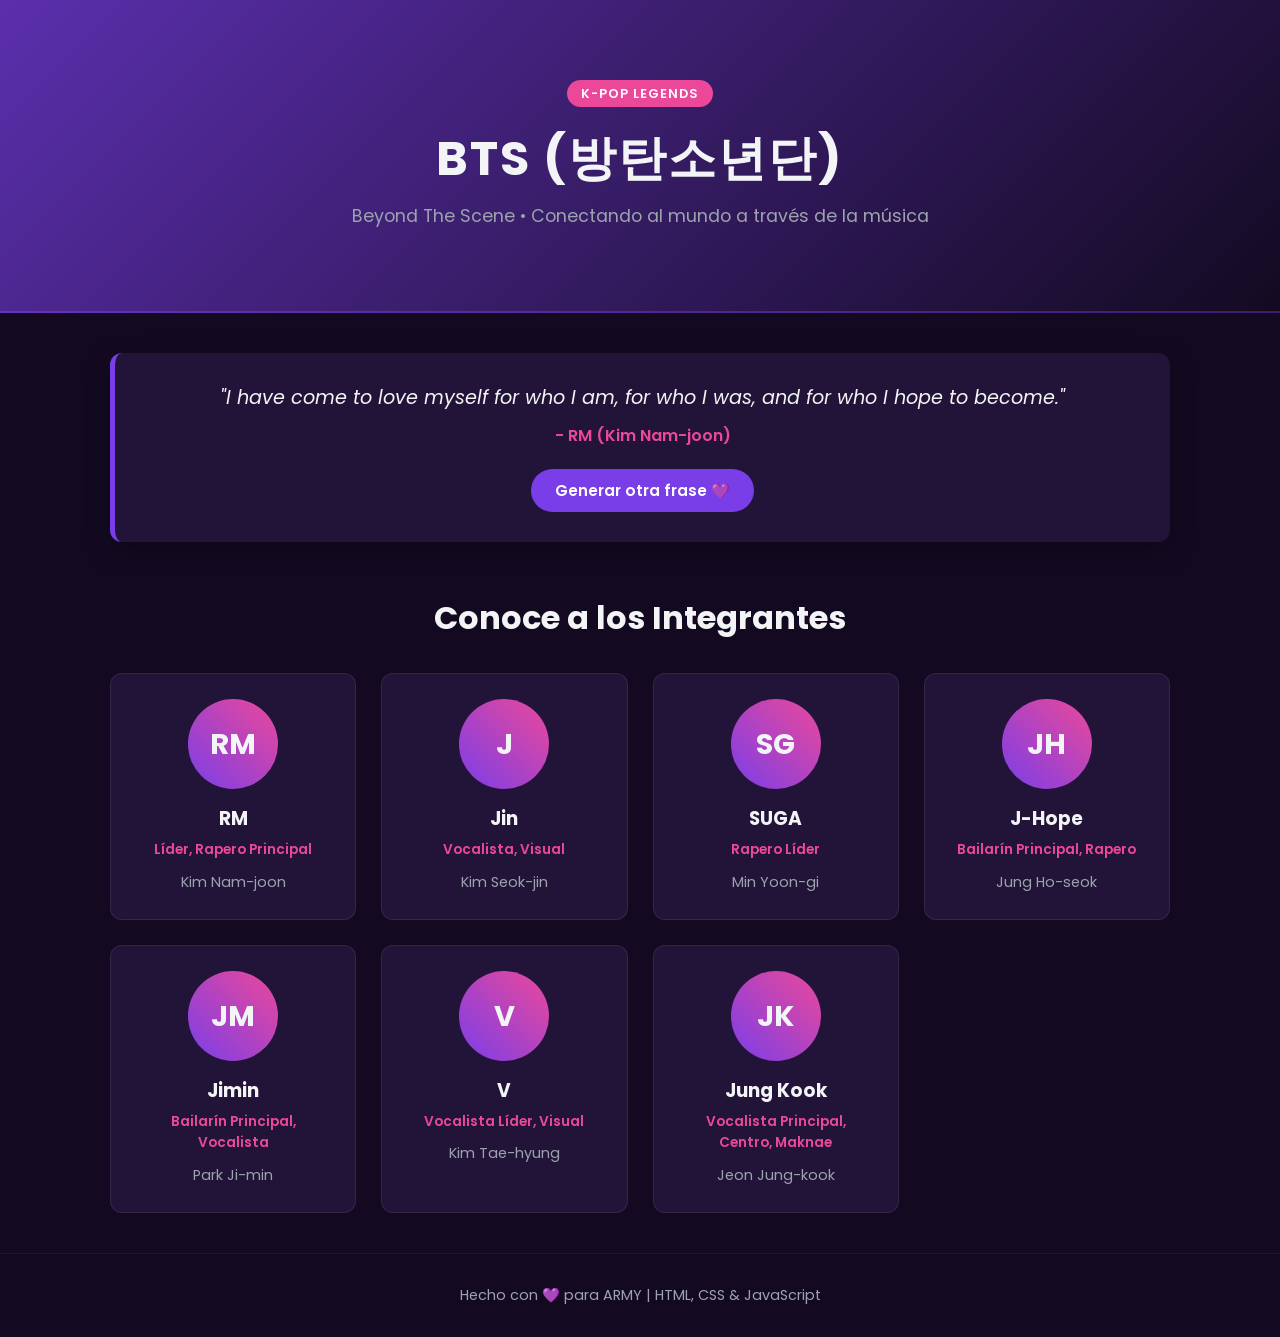
<file: index.html>
<!DOCTYPE html>
<html lang="es">
<head>
  <meta charset="UTF-8">
  <meta name="viewport" content="width=device-width, initial-scale=1.0">
  <title>BTS - Beyond The Scene</title>
  <link rel="stylesheet" href="style.css">
  <!-- Fuentes de Google Fonts -->
  <link href="https://fonts.googleapis.com/css2?family=Poppins:wght@300;400;600;700&display=swap" rel="stylesheet">
</head>
<body>

  <!-- Encabezado / Hero -->
  <header class="hero">
    <div class="hero-content">
      <span class="badge">K-POP LEGENDS</span>
      <h1>BTS (방탄소년단)</h1>
      <p>Beyond The Scene • Conectando al mundo a través de la música</p>
    </div>
  </header>

  <main class="container">
    <!-- Sección de Información / Frases -->
    <section class="quote-box">
      <p id="quote-text">"I have come to love myself for who I am, for who I was, and for who I hope to become."</p>
      <span id="quote-author">- RM (Kim Nam-joon)</span>
      <button id="btn-quote">Generar otra frase 💜</button>
    </section>

    <!-- Sección de Integrantes -->
    <section class="members-section">
      <h2>Conoce a los Integrantes</h2>
      <div class="grid-members" id="members-container">
        <!-- Las tarjetas se generan dinámicamente con JavaScript -->
      </div>
    </section>
  </main>

  <footer>
    <p>Hecho con 💜 para ARMY | HTML, CSS & JavaScript</p>
  </footer>

  <script src="script.js"></script>
</body>
</html>
</file>
<file: style.css>
:root {
  --primary-purple: #7a3ee8;
  --dark-purple: #130a21;
  --card-bg: #221438;
  --accent-pink: #ec4899;
  --light-text: #f3f4f6;
  --muted-text: #9ca3af;
}

* {
  margin: 0;
  padding: 0;
  box-sizing: border-box;
  font-family: 'Poppins', sans-serif;
}

body {
  background-color: var(--dark-purple);
  color: var(--light-text);
  line-height: 1.6;
}

/* Encabezado */
.hero {
  background: linear-gradient(135deg, rgba(122, 62, 232, 0.7), rgba(19, 10, 33, 0.95)), 
              url('https://images.unsplash.com/photo-1514525253161-7a46d19cd819?auto=format&fit=crop&w=1200&q=80') center/cover no-repeat;
  padding: 80px 20px;
  text-align: center;
  border-bottom: 2px solid rgba(122, 62, 232, 0.3);
}

.badge {
  background: var(--accent-pink);
  color: #fff;
  padding: 5px 14px;
  border-radius: 20px;
  font-size: 0.8rem;
  font-weight: 600;
  letter-spacing: 1px;
}

.hero h1 {
  font-size: 3rem;
  margin: 15px 0 5px;
  letter-spacing: 2px;
}

.hero p {
  color: var(--muted-text);
  font-size: 1.1rem;
}

/* Contenedor principal */
.container {
  max-width: 1100px;
  margin: 40px auto;
  padding: 0 20px;
}

/* Sección de Cita interactiva */
.quote-box {
  background: var(--card-bg);
  border-left: 5px solid var(--primary-purple);
  padding: 30px;
  border-radius: 12px;
  text-align: center;
  box-shadow: 0 8px 24px rgba(0, 0, 0, 0.3);
  margin-bottom: 50px;
}

.quote-box p {
  font-size: 1.2rem;
  font-style: italic;
  margin-bottom: 10px;
}

.quote-box span {
  display: block;
  color: var(--accent-pink);
  font-weight: 600;
  margin-bottom: 20px;
}

button {
  background: var(--primary-purple);
  color: #fff;
  border: none;
  padding: 10px 24px;
  font-size: 0.95rem;
  font-weight: 600;
  border-radius: 25px;
  cursor: pointer;
  transition: transform 0.2s, background 0.3s;
}

button:hover {
  background: #642ecb;
  transform: scale(1.05);
}

/* Grid de Miembros */
.members-section h2 {
  text-align: center;
  font-size: 2rem;
  margin-bottom: 30px;
}

.grid-members {
  display: grid;
  grid-template-columns: repeat(auto-fit, minmax(240px, 1fr));
  gap: 25px;
}

.member-card {
  background: var(--card-bg);
  border-radius: 12px;
  padding: 25px;
  text-align: center;
  border: 1px solid rgba(255, 255, 255, 0.08);
  transition: transform 0.3s ease, border-color 0.3s ease;
}

.member-card:hover {
  transform: translateY(-8px);
  border-color: var(--primary-purple);
}

.member-avatar {
  width: 90px;
  height: 90px;
  margin: 0 auto 15px;
  background: linear-gradient(45deg, var(--primary-purple), var(--accent-pink));
  border-radius: 50%;
  display: flex;
  align-items: center;
  justify-content: center;
  font-size: 1.8rem;
  font-weight: 700;
}

.member-card h3 {
  margin-bottom: 5px;
}

.member-card .role {
  color: var(--accent-pink);
  font-size: 0.85rem;
  margin-bottom: 10px;
  font-weight: 600;
}

.member-card .real-name {
  color: var(--muted-text);
  font-size: 0.9rem;
}

/* Footer */
footer {
  text-align: center;
  padding: 30px 20px;
  color: var(--muted-text);
  font-size: 0.9rem;
  border-top: 1px solid rgba(255, 255, 255, 0.05);
}
</file>
